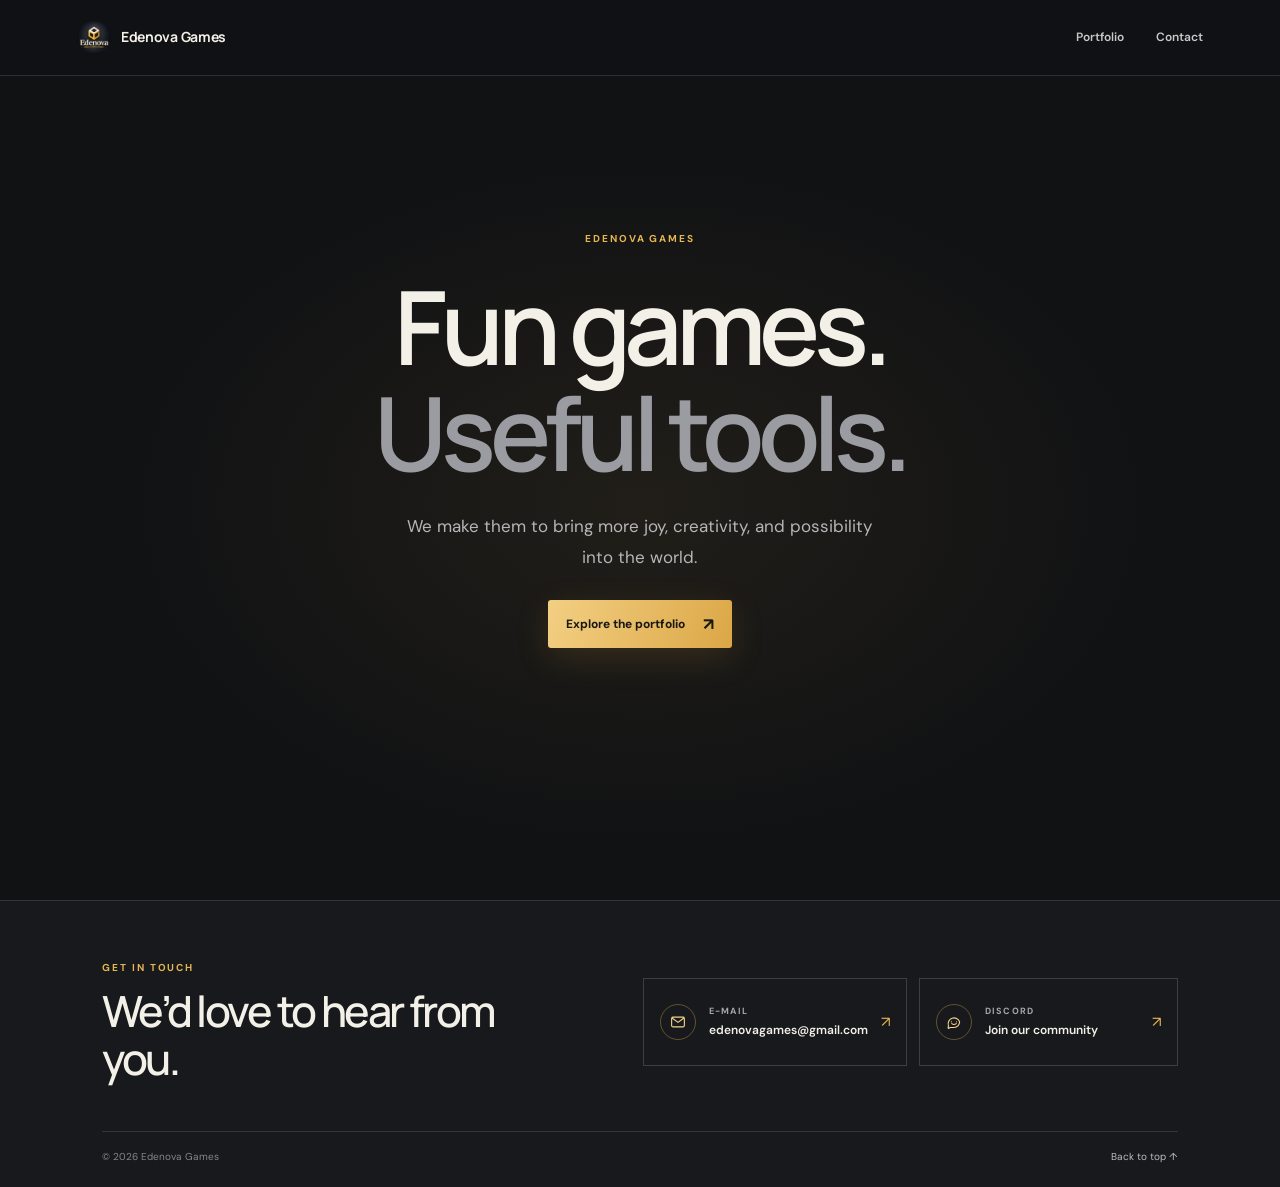
<file: index.html>
<!doctype html>
<html lang="en">
<head>
  <meta charset="utf-8">
  <meta name="viewport" content="width=device-width, initial-scale=1">
  <meta name="theme-color" content="#111214">
  <meta name="description" content="Edenova Games makes fun games and useful tools to bring more joy, creativity, and possibility into the world.">
  <meta property="og:type" content="website">
  <meta property="og:title" content="Edenova Games">
  <meta property="og:description" content="Fun games. Useful tools.">
  <meta property="og:image" content="assets/edenova-brand.png">
  <title>Edenova Games</title>
  <link rel="icon" type="image/png" href="assets/edenova-profile.png">
  <link rel="preconnect" href="https://fonts.googleapis.com">
  <link rel="preconnect" href="https://fonts.gstatic.com" crossorigin>
  <link href="https://fonts.googleapis.com/css2?family=DM+Sans:wght@400;500;600;700&family=Manrope:wght@400;500;600;700;800&display=swap" rel="stylesheet">
  <link rel="stylesheet" href="styles.css?v=21e4613">
</head>
<body>
  <header class="site-header">
    <a class="brand" href="index.html" aria-label="Edenova Games home">
      <img src="assets/edenova-profile.png" alt="" width="34" height="34">
      <span>Edenova Games</span>
    </a>
    <nav aria-label="Main navigation">
      <a href="portfolio.html">Portfolio</a>
      <a href="#contact">Contact</a>
    </nav>
  </header>

  <main id="top">
    <section class="home-hero" aria-labelledby="hero-title">
      <div class="hero-copy">
        <p class="eyebrow">EDENOVA GAMES</p>
        <h1 id="hero-title">Fun games.<br><span>Useful tools.</span></h1>
        <p class="hero-statement">We make them to bring more joy, creativity, and possibility into the world.</p>
        <a class="primary-link" href="portfolio.html">Explore the portfolio <span aria-hidden="true">↗</span></a>
      </div>
      <div class="hero-orbit" aria-hidden="true"><span></span></div>
    </section>
  </main>

  <footer class="site-footer" id="contact">
    <div class="footer-main">
      <div class="footer-heading">
        <p class="eyebrow">GET IN TOUCH</p>
        <h2>We’d love to hear from you.</h2>
      </div>
      <div class="contact-list">
        <a class="contact-link" href="mailto:edenovagames@gmail.com">
          <svg class="contact-icon" viewBox="0 0 24 24" aria-hidden="true"><rect x="3.5" y="5.5" width="17" height="13" rx="2"></rect><path d="m4.5 7 7.5 5.5L19.5 7"></path></svg>
          <span><small>E-mail</small><strong>edenovagames@gmail.com</strong></span><span class="contact-arrow" aria-hidden="true">↗</span>
        </a>
        <a class="contact-link" href="https://discord.gg/8FfDSK63Q" target="_blank" rel="noopener noreferrer">
          <svg class="contact-icon" viewBox="0 0 24 24" aria-hidden="true"><path d="M19.5 11.8a7.5 7.5 0 0 1-7.5 7.5H7l-3.2 1.8.8-4.1a7.5 7.5 0 1 1 14.9-5.2Z"></path><path d="M8.5 11.8h.1m6.8 0h.1M9 14.2c1.7 1.3 4.3 1.3 6 0"></path></svg>
          <span><small>Discord</small><strong>Join our community</strong></span><span class="contact-arrow" aria-hidden="true">↗</span>
        </a>
      </div>
    </div>
    <div class="footer-bottom"><span>© 2026 Edenova Games</span><a href="#top">Back to top ↑</a></div>
  </footer>
</body>
</html>
</file>
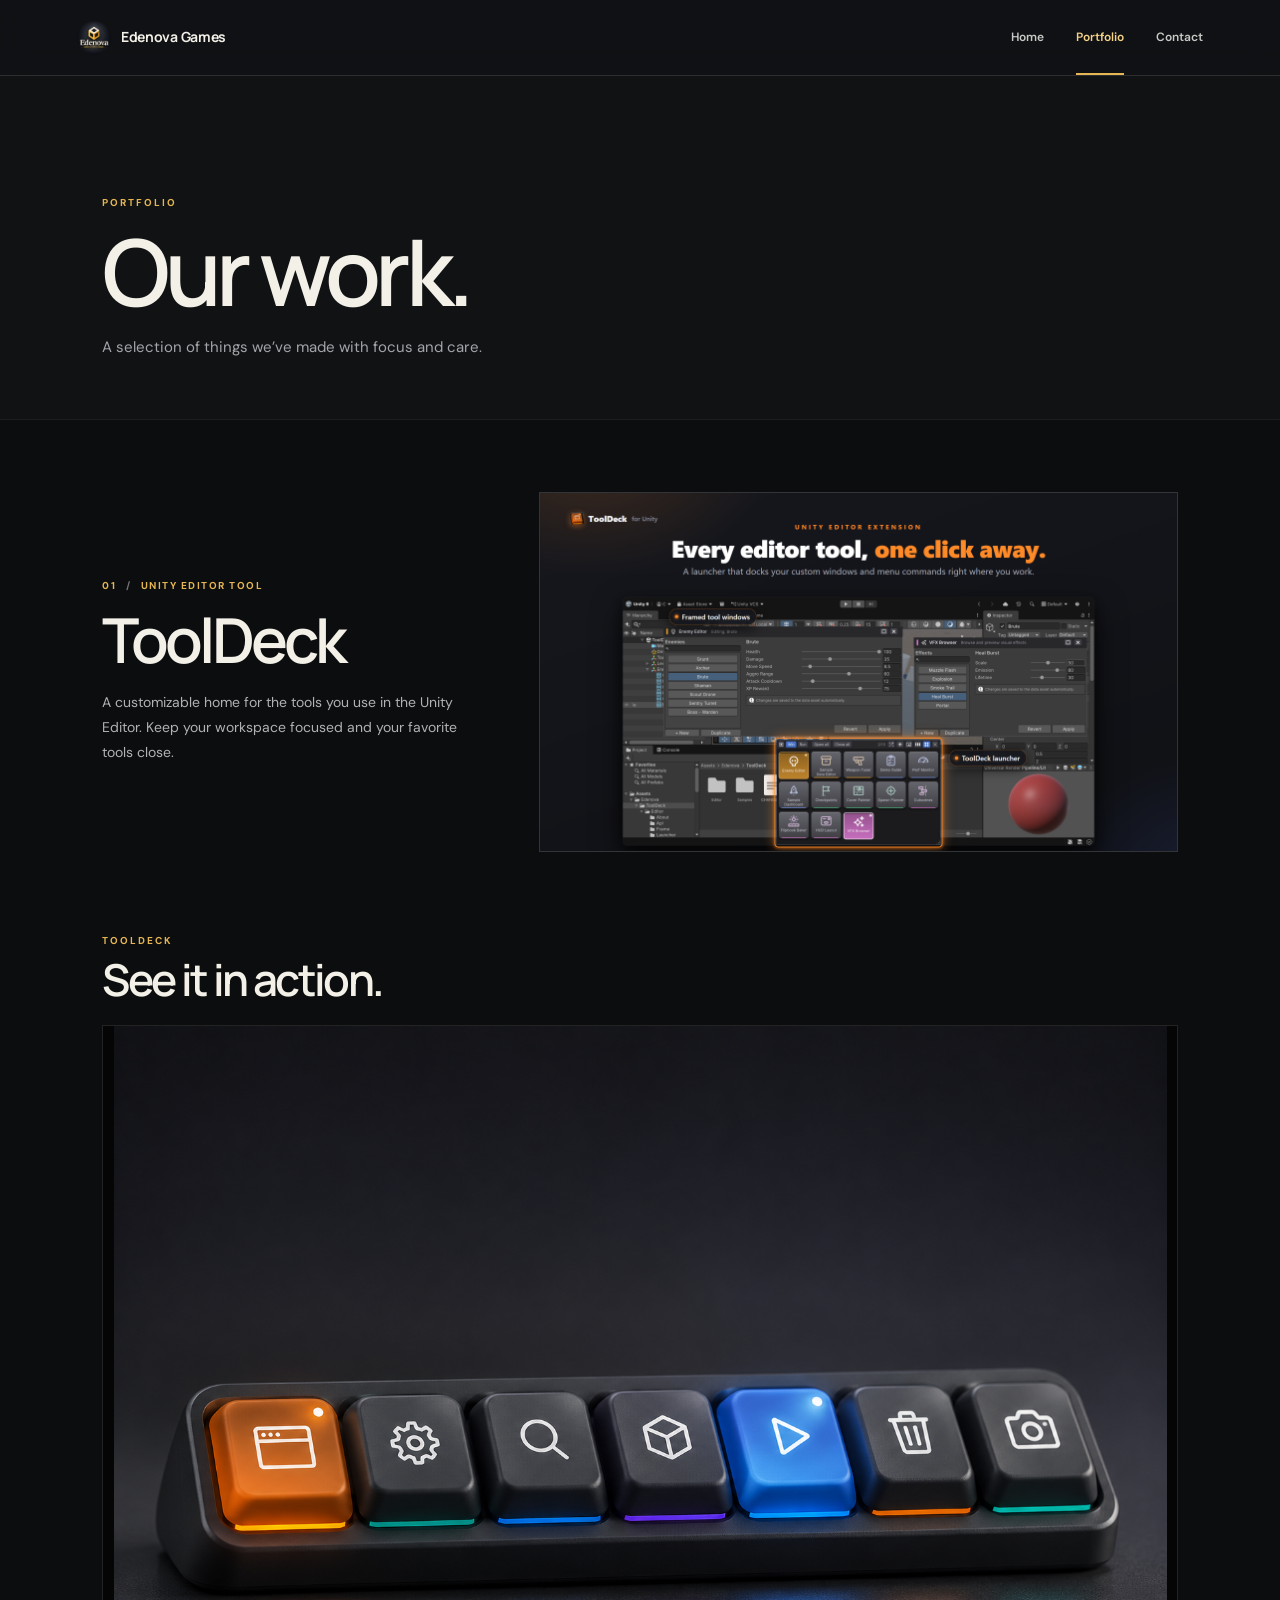
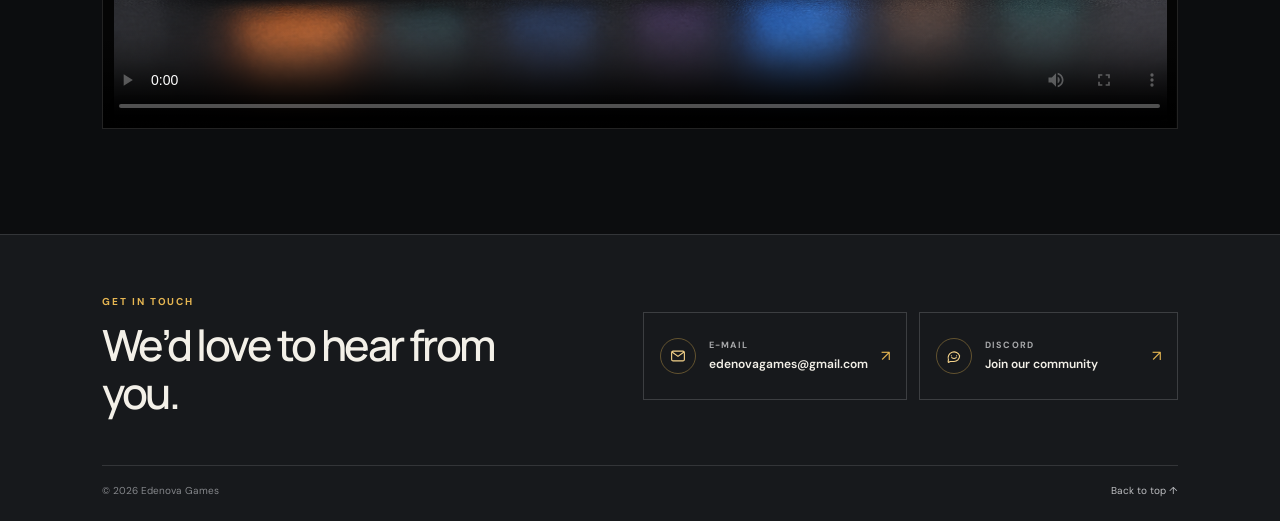
<file: portfolio.html>
<!doctype html>
<html lang="en">
<head>
  <meta charset="utf-8">
  <meta name="viewport" content="width=device-width, initial-scale=1">
  <meta name="theme-color" content="#111214">
  <meta name="description" content="Explore selected work from Edenova Games, including ToolDeck for the Unity Editor.">
  <meta property="og:type" content="website">
  <meta property="og:title" content="Portfolio — Edenova Games">
  <meta property="og:description" content="A selection of things we’ve made with focus and care.">
  <meta property="og:image" content="assets/tooldeck-social.png">
  <title>Portfolio — Edenova Games</title>
  <link rel="icon" type="image/png" href="assets/edenova-profile.png">
  <link rel="preconnect" href="https://fonts.googleapis.com">
  <link rel="preconnect" href="https://fonts.gstatic.com" crossorigin>
  <link href="https://fonts.googleapis.com/css2?family=DM+Sans:wght@400;500;600;700&family=Manrope:wght@400;500;600;700;800&display=swap" rel="stylesheet">
  <link rel="stylesheet" href="styles.css?v=21e4613">
</head>
<body>
  <header class="site-header">
    <a class="brand" href="index.html" aria-label="Edenova Games home">
      <img src="assets/edenova-profile.png" alt="" width="34" height="34">
      <span>Edenova Games</span>
    </a>
    <nav aria-label="Main navigation">
      <a href="index.html">Home</a>
      <a href="portfolio.html" aria-current="page">Portfolio</a>
      <a href="#contact">Contact</a>
    </nav>
  </header>

  <main id="top">
    <section class="portfolio-hero" aria-labelledby="portfolio-title">
      <p class="eyebrow">PORTFOLIO</p>
      <h1 id="portfolio-title">Our work.</h1>
      <p>A selection of things we’ve made with focus and care.</p>
    </section>

    <section class="work-section" aria-labelledby="tooldeck-title">
      <article class="work-item">
        <div class="work-copy">
          <p class="project-type">01 <span aria-hidden="true">/</span> UNITY EDITOR TOOL</p>
          <h2 id="tooldeck-title">ToolDeck</h2>
          <p>A customizable home for the tools you use in the Unity Editor. Keep your workspace focused and your favorite tools close.</p>
        </div>
        <figure class="work-image">
          <img src="assets/tooldeck-window.png" alt="ToolDeck keeping Unity Editor tools together in one compact workspace" loading="lazy">
        </figure>
      </article>

      <section class="demo-section" aria-labelledby="demo-title">
        <div class="demo-heading">
          <p class="eyebrow">TOOLDECK</p>
          <h2 id="demo-title">See it in action.</h2>
        </div>
        <div class="video-frame">
          <video controls playsinline preload="metadata" poster="assets/tooldeck-hero.png">
            <source src="assets/ToolDeck_Promo_1080p.mp4" type="video/mp4">
            Your browser does not support HTML video playback.
          </video>
        </div>
      </section>
    </section>
  </main>

  <footer class="site-footer" id="contact">
    <div class="footer-main">
      <div class="footer-heading">
        <p class="eyebrow">GET IN TOUCH</p>
        <h2>We’d love to hear from you.</h2>
      </div>
      <div class="contact-list">
        <a class="contact-link" href="mailto:edenovagames@gmail.com">
          <svg class="contact-icon" viewBox="0 0 24 24" aria-hidden="true"><rect x="3.5" y="5.5" width="17" height="13" rx="2"></rect><path d="m4.5 7 7.5 5.5L19.5 7"></path></svg>
          <span><small>E-mail</small><strong>edenovagames@gmail.com</strong></span><span class="contact-arrow" aria-hidden="true">↗</span>
        </a>
        <a class="contact-link" href="https://discord.gg/8FfDSK63Q" target="_blank" rel="noopener noreferrer">
          <svg class="contact-icon" viewBox="0 0 24 24" aria-hidden="true"><path d="M19.5 11.8a7.5 7.5 0 0 1-7.5 7.5H7l-3.2 1.8.8-4.1a7.5 7.5 0 1 1 14.9-5.2Z"></path><path d="M8.5 11.8h.1m6.8 0h.1M9 14.2c1.7 1.3 4.3 1.3 6 0"></path></svg>
          <span><small>Discord</small><strong>Join our community</strong></span><span class="contact-arrow" aria-hidden="true">↗</span>
        </a>
      </div>
    </div>
    <div class="footer-bottom"><span>© 2026 Edenova Games</span><a href="#top">Back to top ↑</a></div>
  </footer>
</body>
</html>
</file>
<file: styles.css>
:root{color-scheme:dark;--bg:#111214;--surface:#17191c;--deep:#0c0d0f;--text:#f3f0e8;--muted:#a3a5aa;--gold:#e6b652;--gold-soft:#f5d38a;--line:rgba(255,255,255,.12);font-family:"DM Sans",sans-serif;font-synthesis:none;text-rendering:optimizeLegibility;-webkit-font-smoothing:antialiased}*{box-sizing:border-box}html{scroll-behavior:smooth;scroll-padding-top:88px}body{margin:0;background:var(--bg);color:var(--text);line-height:1.6}a{color:inherit;text-decoration:none}a:focus-visible{outline:2px solid var(--gold-soft);outline-offset:4px}.site-header{height:76px;padding:0 clamp(22px,6vw,92px);display:flex;align-items:center;justify-content:space-between;border-bottom:1px solid var(--line);background:rgba(17,18,20,.9);backdrop-filter:blur(14px);position:relative;z-index:2}.brand{display:flex;align-items:center;gap:10px;font-family:Manrope,sans-serif;font-size:14px;font-weight:700;letter-spacing:-.02em}.brand img{width:34px;height:34px;object-fit:cover;border-radius:50%}.site-header nav{height:100%;display:flex;align-items:center;gap:32px;font-size:12px;font-weight:600;color:#c9c9c7}.site-header nav a{display:flex;align-items:center;height:100%;position:relative;transition:color .2s}.site-header nav a:hover,.site-header nav a[aria-current=page]{color:var(--gold-soft)}.site-header nav a[aria-current=page]:after{content:"";position:absolute;bottom:0;left:0;right:0;height:2px;background:var(--gold)}.eyebrow{margin:0 0 20px;font-size:10px;line-height:1.3;letter-spacing:.19em;font-weight:700;color:var(--gold)}h1,h2,p{margin-top:0}h1,h2{font-family:Manrope,sans-serif;letter-spacing:-.06em}.home-hero{min-height:calc(100svh - 76px);padding:clamp(84px,12vh,140px) 24px;display:grid;place-items:center;text-align:center;position:relative;overflow:hidden;background:radial-gradient(ellipse at 50% 52%,rgba(230,182,82,.075),transparent 32rem)}.hero-copy{max-width:880px;position:relative;z-index:1}.hero-copy .eyebrow{margin-bottom:28px}.hero-copy h1{font-size:clamp(48px,8vw,104px);font-weight:600;line-height:1.04;margin:0 auto;max-width:880px}.hero-copy h1 span{color:#9b9ca1}.hero-statement{max-width:470px;margin:25px auto 28px;color:#b5b6b8;font-size:clamp(14px,1.55vw,17px);line-height:1.8}.primary-link{min-height:48px;padding:0 18px;display:inline-flex;align-items:center;justify-content:center;gap:18px;border-radius:3px;background:linear-gradient(110deg,#f3cf83,#dba746);color:#191710;font-size:12px;font-weight:700;box-shadow:0 10px 34px rgba(205,149,55,.16);transition:transform .2s,box-shadow .2s}.primary-link span{font-size:17px}.primary-link:hover{transform:translateY(-2px);box-shadow:0 14px 40px rgba(205,149,55,.23)}.site-footer{background:var(--surface);border-top:1px solid var(--line);padding:60px clamp(22px,8vw,120px) 22px}.footer-main{max-width:1120px;margin:0 auto;display:grid;grid-template-columns:.9fr 1.1fr;align-items:center;gap:8vw;padding-bottom:48px}.footer-heading .eyebrow{margin-bottom:13px}.footer-heading h2{max-width:410px;margin:0;font-size:clamp(28px,3.6vw,43px);line-height:1.12;font-weight:550}.contact-list{display:grid;grid-template-columns:1fr 1fr;gap:12px}.contact-link{min-height:88px;padding:14px 16px;border:1px solid rgba(255,255,255,.16);display:flex;align-items:center;gap:13px;transition:background .2s,border-color .2s,transform .2s}.contact-link:hover{background:#202226;border-color:rgba(230,182,82,.6);transform:translateY(-2px)}.contact-icon{width:36px;height:36px;flex:0 0 36px;padding:8px;border:1px solid rgba(230,182,82,.36);border-radius:50%;stroke:var(--gold-soft);stroke-width:1.5;fill:none;stroke-linecap:round;stroke-linejoin:round}.contact-link>span:nth-child(2){min-width:0;display:flex;flex-direction:column;gap:3px}.contact-link small{color:#a7a8aa;font-size:9px;font-weight:700;letter-spacing:.14em;text-transform:uppercase}.contact-link strong{font-size:clamp(10px,1vw,12px);font-weight:600;white-space:nowrap}.contact-arrow{margin-left:auto;color:var(--gold);font-size:15px}.footer-bottom{max-width:1120px;margin:0 auto;padding-top:17px;border-top:1px solid var(--line);display:flex;justify-content:space-between;color:#85878b;font-size:10px}.footer-bottom a{color:#bebfc2;transition:color .2s}.footer-bottom a:hover{color:var(--gold-soft)}.portfolio-hero{padding:clamp(70px,10vw,120px) clamp(22px,8vw,130px) 60px;max-width:1440px;margin:0 auto}.portfolio-hero .eyebrow{margin-bottom:16px}.portfolio-hero h1{font-size:clamp(52px,8vw,92px);line-height:1.02;font-weight:600;margin:0 0 16px}.portfolio-hero>p:last-child{margin:0;color:var(--muted);font-size:15px}.work-section{background:var(--deep);border-top:1px solid rgba(255,255,255,.07);padding:72px clamp(22px,8vw,130px) 105px}.work-item,.demo-section{max-width:1120px;margin:0 auto}.work-item{display:grid;grid-template-columns:.72fr 1.28fr;align-items:center;gap:6vw}.work-copy{max-width:380px}.project-type{margin:0 0 14px;color:var(--gold);font-size:10px;font-weight:700;letter-spacing:.15em}.project-type span{padding:0 6px;color:#76777b}.work-copy h2,.demo-heading h2{margin:0 0 17px;font-size:clamp(42px,5vw,62px);font-weight:600;line-height:1.04}.work-copy>p:last-child{margin:0;color:#b1b2b4;font-size:14px;line-height:1.8}.work-image{margin:0;overflow:hidden;border:1px solid var(--line);background:#17181b}.work-image img{display:block;width:100%;height:auto}.demo-section{margin-top:82px}.demo-heading{margin-bottom:22px}.demo-heading .eyebrow{margin-bottom:10px}.demo-heading h2{font-size:clamp(30px,4vw,44px);margin:0}.video-frame{border:1px solid var(--line);background:#050505;overflow:hidden}.video-frame video{display:block;width:100%;height:auto;max-height:78vh;background:#050505}.portfolio-hero+.work-section{margin-top:0}@media(max-width:760px){.site-header{height:68px}.site-header nav{gap:21px}.home-hero{min-height:calc(86svh - 68px);padding:80px 22px}.hero-copy h1{font-size:clamp(47px,10vw,76px)}.site-footer{padding:48px 22px 20px}.footer-main{grid-template-columns:1fr;gap:26px;padding-bottom:34px}.contact-list{grid-template-columns:1fr 1fr}.portfolio-hero{padding-top:74px;padding-bottom:43px}.work-section{padding:48px 22px 72px}.work-item{grid-template-columns:1fr;gap:26px}.work-copy{max-width:540px}.demo-section{margin-top:58px}}@media(max-width:480px){.brand{font-size:12px}.brand img{width:30px;height:30px}.site-header nav{gap:16px;font-size:11px}.home-hero{min-height:78svh}.hero-copy h1{font-size:48px}.hero-statement{font-size:14px}.contact-list{grid-template-columns:1fr}.contact-link{min-height:72px}.footer-bottom{font-size:9px}.portfolio-hero h1{font-size:52px}}@media(prefers-reduced-motion:reduce){html{scroll-behavior:auto}*,*:before,*:after{transition:none!important}}
</file>
